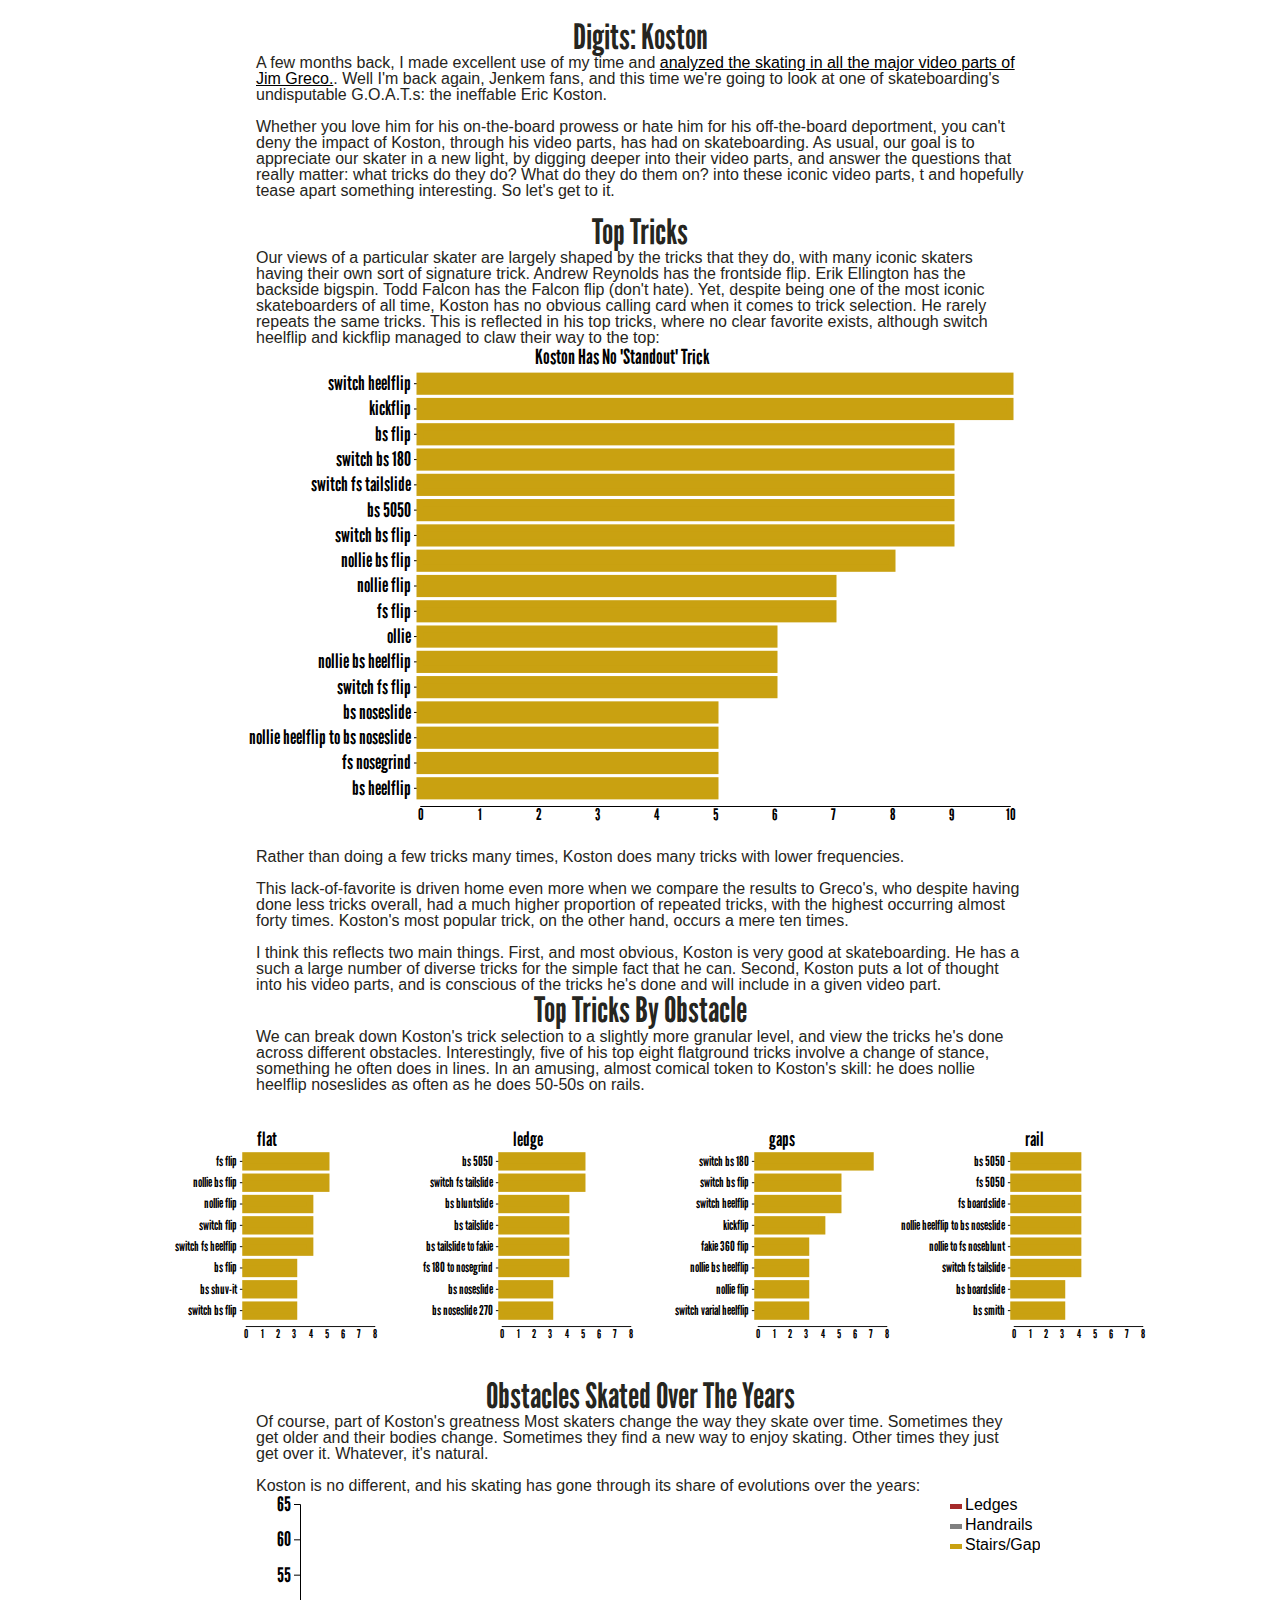
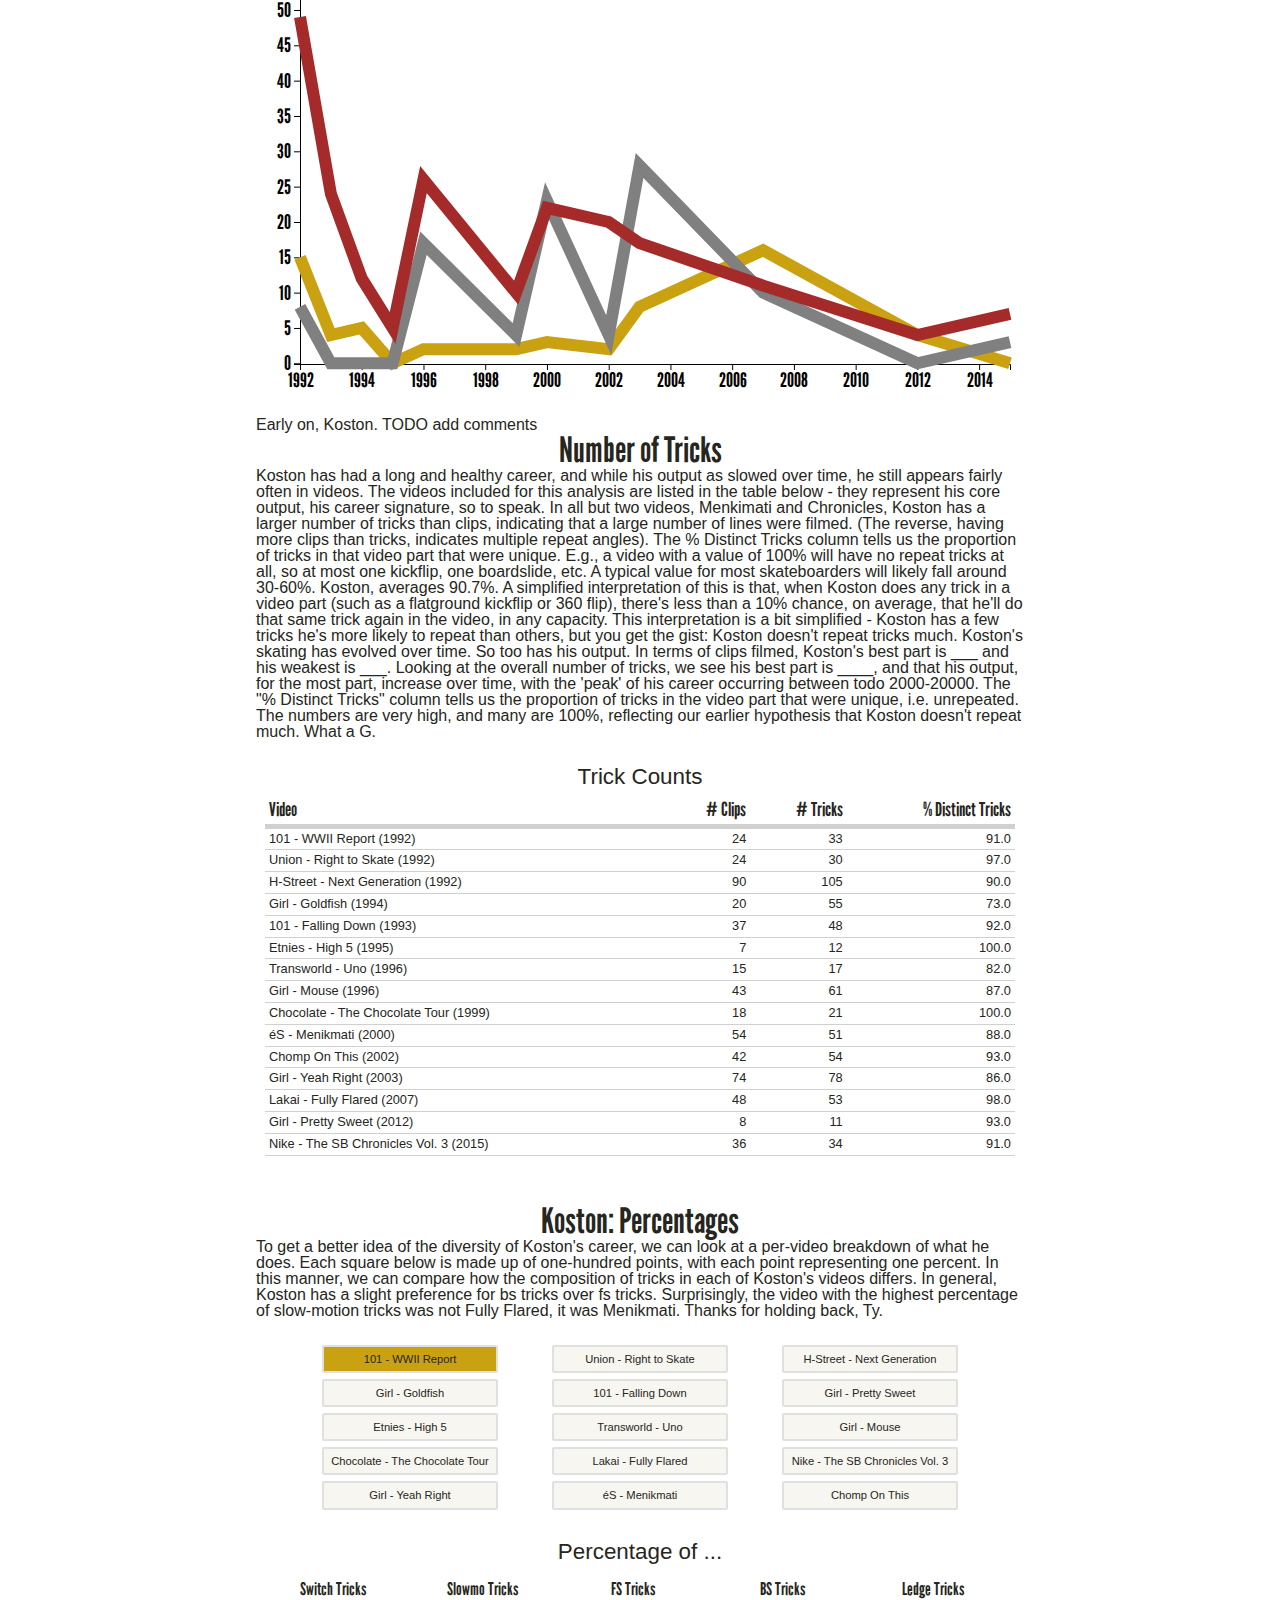
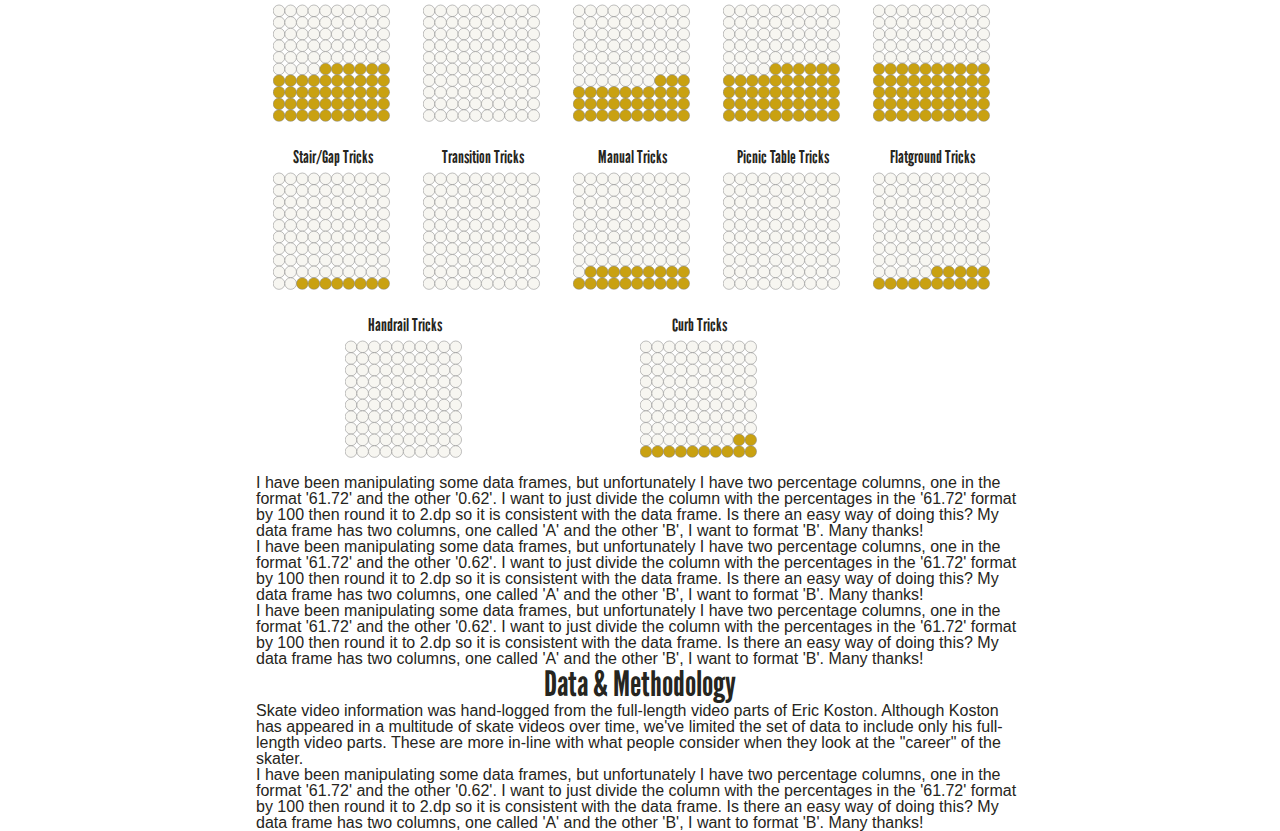
<file: index.html>
<!DOCTYPE html>

<head>
  <meta charset="utf-8">
  <title>Koston: Numbers</title>
  <link rel="stylesheet" href="style/style.css" type="text/css" media="screen" />
</head>


<div id="main-wrapper">

  <h1>Digits: Koston</h1>
  <p>
    A few months back, I made excellent use of my time and <a
      href="http://www.jenkemmag.com/home/2019/07/31/statistical-analysis-every-jim-greco-clip/">analyzed the skating in
      all the major video parts of Jim Greco.</a>. Well I'm back again, Jenkem fans, and this time we're going to look
    at one of skateboarding's undisputable G.O.A.T.s: the ineffable Eric Koston.
    <br><br>
    Whether you love him for his on-the-board prowess or hate him for his off-the-board deportment, you can't deny the
    impact of Koston, through his video parts, has had on skateboarding.
    As usual, our goal is to appreciate our skater in a new light, by digging deeper into their video parts, and answer
    the questions that really matter: what tricks do they do? What do they do them on? into these iconic video parts, t
    and hopefully tease apart something interesting. So let's get to it.
    <br><br>
    <p>

      <h1>Top Tricks</h1>
      <p>
        Our views of a particular skater are largely shaped by the tricks that they do, with many iconic skaters having their own sort of signature trick. Andrew Reynolds has the frontside flip. Erik Ellington has the backside bigspin. Todd Falcon has the Falcon flip (don't hate). Yet, despite being one of the most iconic skateboarders of all time, Koston has no obvious calling card when it comes to trick selection. He rarely repeats the same tricks. This is reflected in his top tricks, where no clear favorite exists, although switch heelflip and kickflip managed to claw their way to the top:
      </p>
      <!-- Create a div where the graph will take place -->
      <div id="my_dataviz"></div>
      <p> 
        Rather than doing a few tricks many times, Koston does many tricks with lower frequencies. 
        <br><br>
        This lack-of-favorite is driven home even more when we compare the results to Greco's, who  despite having done less tricks overall, had a much higher proportion of repeated tricks, with the highest occurring almost forty times. Koston's most popular trick, on the other hand, occurs a mere ten times. 
        <br><br>
        I think this reflects two main things. First, and most obvious, Koston is very good at skateboarding. He has a such a large number of diverse tricks for the simple fact that he can. Second, Koston puts a lot of thought into his video parts, and is conscious of the tricks he's done and will include in a given video part. 
      </p>

      <h1>Top Tricks By Obstacle</h1>
      <p>
        We can break down Koston's trick selection to a <i>slightly</i> more granular level, and view the tricks he's done across different obstacles. Interestingly, five of his top eight flatground tricks involve a change of stance, something he often does in lines. In an amusing, almost comical token to Koston's skill: he does nollie heelflip noseslides as often as he does 50-50s on rails.
      </p>
      <!-- <div id="grid-container">
        <div class="grid-item" id="bar1"></div>
        <div class="grid-item" id="bar2"></div>
        <div class="grid-item" id="bar3"></div>
        <div class="grid-item" id="bar4"></div>
      </div> -->
      <center>
      <div class='some-page-wrapper'>
        <div class='row'>
          <div class='column' id="bar1">
          </div>
          <div class='column' id="bar2">
          </div>
          <div class='column' id="bar3">
          </div>
          <div class='column' id="bar4">
          </div>
        </div>
      </div>
      </center>
      <h1>Obstacles Skated Over The Years</h1>
      <p>
        Of course, part of Koston's greatness 

        Most skaters change the way they skate over time. Sometimes they get older and their bodies change. Sometimes
        they find a new way to enjoy skating. Other times they just get over it. Whatever, it's natural.
        <br><br>
        Koston is no different, and his skating has gone through its share of evolutions over the years:
      </p>

      <div id="obstacles">
        </div>
      </div>
      <p>
        Early on, Koston.
        TODO add comments
      </p>
      <h1>Number of Tricks</h1>
      <p>
        Koston has had a long and healthy career, and while his output as slowed over time, he still appears fairly often in videos. The videos included for this analysis are listed in the table below - they represent his core output, his career signature, so to speak.

        In all but two videos, Menkimati and Chronicles, Koston has a larger number of tricks than clips, indicating that a large number of lines were filmed. (The reverse, having more clips than tricks, indicates multiple repeat angles).

        The <i>% Distinct Tricks</i> column tells us the proportion of tricks in that video part that were unique. E.g., a video with a value of 100% will have no repeat tricks at all, so at most one kickflip, one boardslide, etc. A typical value for most skateboarders will likely fall around 30-60%. Koston, averages 90.7%. A simplified interpretation of this is that, when Koston does <i>any trick</i> in a video part (such as a flatground kickflip or 360 flip), there's less than a 10% chance, on average, that he'll do that same trick again in the video, <i>in any capacity</i>. This interpretation is a bit simplified - Koston has a few tricks he's more likely to repeat than others, but you get the gist: Koston doesn't repeat tricks much.

        Koston's skating has evolved over time. So too has his output. In terms of clips filmed, Koston's best part is
        ___ and his weakest is ___. Looking at the overall number of tricks, we see his best part is ____, and that his
        output, for the most part, increase over time, with the 'peak' of his career occurring between todo 2000-20000.
        The "% Distinct Tricks" column tells us the proportion of tricks in the video part that were unique, i.e.
        unrepeated. The numbers are very high, and many are 100%, reflecting our earlier hypothesis that Koston doesn't
        repeat much. What a G.
      </p>



      <div class="table">
        <h2>Trick Counts</h2>
        <table>
          <tr>
            <th class="left">Video</th>
            <th># Clips</th>
            <th># Tricks</th>
            <th>% Distinct Tricks</th>
          </tr>
          <tr>
            <td class="left">101 - WWII Report (1992)</td>
            <td>24</td>
            <td>33</td>
            <td>91.0</td>
          </tr>
          <tr>
            <td class="left">Union - Right to Skate (1992)</td>
            <td>24</td>
            <td>30</td>
            <td>97.0</td>
          </tr>
          <tr>
            <td class="left">H-Street - Next Generation (1992)</td>
            <td>90</td>
            <td>105</td>
            <td>90.0</td>
          </tr>
          <tr>
            <td class="left">Girl - Goldfish (1994)</td>
            <td>20</td>
            <td>55</td>
            <td>73.0</td>
          </tr>
          <tr>
            <td class="left">101 - Falling Down (1993)</td>
            <td>37</td>
            <td>48</td>
            <td>92.0</td>

          <tr>
            <td class="left">Etnies - High 5 (1995)</td>
            <td>7</td>
            <td>12</td>
            <td>100.0</td>
          </tr>
          <tr>
            <td class="left">Transworld - Uno (1996)</td>
            <td>15</td>
            <td>17</td>
            <td>82.0</td>
          </tr>
          <tr>
            <td class="left">Girl - Mouse (1996)</td>
            <td>43</td>
            <td>61</td>
            <td>87.0</td>
          </tr>
          <tr>
            <td class="left">Chocolate - The Chocolate Tour (1999)</td>
            <td>18</td>
            <td>21</td>
            <td>100.0</td>
          </tr>
          <tr>
            <td class="left">éS - Menikmati (2000)</td>
            <td>54</td>
            <td>51</td>
            <td>88.0</td>
          </tr>
          <tr>
            <td class="left">Chomp On This (2002)</td>
            <td>42</td>
            <td>54</td>
            <td>93.0</td>
          </tr>
          <tr>
            <td class="left">Girl - Yeah Right (2003)</td>
            <td>74</td>
            <td>78</td>
            <td>86.0</td>
          </tr>
          <tr>
            <td class="left">Lakai - Fully Flared (2007)</td>
            <td>48</td>
            <td>53</td>
            <td>98.0</td>
          </tr>
          <tr>
            <td class="left">Girl - Pretty Sweet (2012)</td>
            <td>8</td>
            <td>11</td>
            <td>93.0</td>
          </tr>
          <tr>
            <td class="left">Nike - The SB Chronicles Vol. 3 (2015)</td>
            <td>36</td>
            <td>34</td>
            <td>91.0</td>
          </tr>
        </table>
      </div>


      <h1 class="centered goth">Koston: Percentages</h1>

      <p>
        To get a better idea of the diversity of Koston's career, we can look at a per-video breakdown of what he does. Each square below is made up of one-hundred points, with each point representing one percent. In this manner, we can compare how the composition of tricks in each of Koston's videos differs.
        In general, Koston has a slight preference for bs tricks over fs tricks. Surprisingly, the video with the highest percentage of slow-motion tricks was <i>not</i> Fully Flared, it was Menikmati. Thanks for holding back, Ty.
      </p>
      <!-- <p class="desc centered">Select video part.</p> -->
      <div id="update">

        <div id="percentages" class="centered buttonsBox">
          <!-- <h3 style="text-align: left;">Select video part</h3> -->
          <div class="button current" data-val="101_WWII_Report">101 - WWII Report</div>
          <div class="button" data-val="Union_Right_to_Skate">Union - Right to Skate</div>
          <div class="button" data-val="H_Street_Next_Generation">H-Street - Next Generation</div>
          <div class="button" data-val="Girl_Goldfish">Girl - Goldfish</div>
          <div class="button" data-val="101_Falling_Down">101 - Falling Down</div>
          <div class="button" data-val="Girl_Pretty_Sweet">Girl - Pretty Sweet</div>
          <div class="button" data-val="Etnies_High_5">Etnies - High 5</div>
          <div class="button" data-val="Transworld_Uno">Transworld - Uno</div>
          <div class="button" data-val="Girl_Mouse">Girl - Mouse</div>
          <div class="button" data-val="Chocolate_The_Chocolate_Tour">Chocolate - The Chocolate Tour</div>
          <div class="button" data-val="Lakai_Fully_Flared">Lakai - Fully Flared</div>
          <div class="button" data-val="Nike_The_SB_Chronicles_Vol_3">Nike - The SB Chronicles Vol. 3</div>
          <div class="button" data-val="Girl_Yeah_Right">Girl - Yeah Right</div>
          <div class="button" data-val="eS_Menikmati" style="margin-right:0">éS - Menikmati</div>
          <div class="button" data-val="Chomp_On_This" style="margin-right:0">Chomp On This</div>
          <!-- this is just here to line up the bottom row of buttons: -->
          <div id="spaceFiller"></div>
          <!-- <div class="clr"></div> -->
        </div>
      </div><!-- @end #update -->

      <div class="clr"></div>

      <div class="genericholder">
        <h2>Percentage of ...</h2>
        <div id="charts"></div>
      </div>

      <p>
        I have been manipulating some data frames, but unfortunately I have two percentage columns, one in the format
        '61.72' and the other '0.62'.

        I want to just divide the column with the percentages in the '61.72' format by 100 then round it to 2.dp so it
        is consistent with the data frame.

        Is there an easy way of doing this?

        My data frame has two columns, one called 'A' and the other 'B', I want to format 'B'.

        Many thanks!
      </p>
      <p>
        I have been manipulating some data frames, but unfortunately I have two percentage columns, one in the format
        '61.72' and the other '0.62'.

        I want to just divide the column with the percentages in the '61.72' format by 100 then round it to 2.dp so it
        is consistent with the data frame.

        Is there an easy way of doing this?

        My data frame has two columns, one called 'A' and the other 'B', I want to format 'B'.

        Many thanks!
      </p>
      <p>
        I have been manipulating some data frames, but unfortunately I have two percentage columns, one in the format
        '61.72' and the other '0.62'.

        I want to just divide the column with the percentages in the '61.72' format by 100 then round it to 2.dp so it
        is consistent with the data frame.

        Is there an easy way of doing this?

        My data frame has two columns, one called 'A' and the other 'B', I want to format 'B'.

        Many thanks!
      </p>

      <h1>Data & Methodology</h1>
      <p>
        Skate video information was hand-logged from the full-length video parts of Eric Koston.  

        Although Koston has appeared in a multitude of skate videos over time, we've limited the set of data to include only his full-length video parts. These are more in-line with what people consider when they look at the "career" of the skater.
      </p>
      <p>
        I have been manipulating some data frames, but unfortunately I have two percentage columns, one in the format
        '61.72' and the other '0.62'.

        I want to just divide the column with the percentages in the '61.72' format by 100 then round it to 2.dp so it
        is consistent with the data frame.

        Is there an easy way of doing this?

        My data frame has two columns, one called 'A' and the other 'B', I want to format 'B'.

        Many thanks!
      </p>
</div><!-- @end #main-wrapper -->


<script src="js/d3.v4.min.js"></script>

<script id="grid" type="text/plain">
01 02 03 04 05 06 07 08 09 10
11 12 13 14 15 16 17 18 19 20
21 22 23 24 25 26 27 28 29 30
31 32 33 34 35 36 37 38 39 40
41 42 43 44 45 46 47 48 49 50
51 52 53 54 55 56 57 58 59 60
61 62 63 64 65 66 67 68 69 70
71 72 73 74 75 76 77 78 79 80
81 82 83 84 85 86 87 88 89 90
91 92 93 94 95 96 97 98 99 100
</script>

<script id="field_details">
  var field_details = {
    "perc_switch": { desc: "Switch Tricks", color: "#c9a111" },
    "perc_slowmo": { desc: "Slowmo Tricks", color: "#c9a111" },
    "perc_fs": { desc: "FS Tricks", color: "#c9a111" },
    "perc_bs": { desc: "BS Tricks", color: "#c9a111" },
    "perc_ledge": { desc: "Ledge Tricks", color: "#c9a111" },
    "perc_stair": { desc: "Stair/Gap Tricks", color: "#c9a111" },
    "perc_transition": { desc: "Transition Tricks", color: "#c9a111" },
    "perc_manual": { desc: "Manual Tricks", color: "#c9a111" },
    "perc_picnic": { desc: "Picnic Table Tricks", color: "#c9a111" },
    "perc_flat": { desc: "Flatground Tricks", color: "#c9a111" },
    "perc_handrail": { desc: "Handrail Tricks", color: "#c9a111" },
    "perc_curb": { desc: "Curb Tricks", color: "#c9a111" },
    // "widowed": { desc: "Widowed", color: "#01d99f" },
  };

</script>


<script type="text/javascript" src="js/barplot.js"></script>
<script type="text/javascript" src="js/bar.js"></script>
<script type="text/javascript" src="js/multiLine.js"></script>
<script type="text/javascript" src="js/squarepie.js"></script>
</file>
<file: style/style.css>
/* Fonts */
/*==============*/
@font-face {
	font-family: LeagueGothicRegular;
	src: url("../assets/leaguegothic-regular.otf") format("opentype");
}

@font-face {
	font-family: LeagueGothicRegular;
	font-weight: bold;
	src: url("../assets/leaguegothic-regular.otf") format("opentype");
}


/* #Reset & Basics (Inspired by E. Meyers)
================================================== */
	html, body, div, span, applet, object, iframe, h1, h2, h3, h4, h5, h6, p, blockquote, pre, a, abbr, acronym, address, big, cite, code, del, dfn, em, img, ins, kbd, q, s, samp, small, strike, strong, sub, sup, tt, var, b, u, i, center, dl, dt, dd, ol, ul, li, fieldset, form, label, legend, table, caption, tbody, tfoot, thead, tr, th, td, article, aside, canvas, details, embed, figure, figcaption, footer, header, hgroup, menu, nav, output, ruby, section, summary, time, mark, audio, video {
		margin: 0;
		padding: 0;
		border: 0;
		font-size: 100%;
		font: inherit;
		vertical-align: baseline; }
	article, aside, details, figcaption, figure, footer, header, hgroup, menu, nav, section {
		display: block; }
	body {
		line-height: 1; }
	ol, ul {
		list-style: none; }
	blockquote, q {
		quotes: none; }
	blockquote:before, blockquote:after,
	q:before, q:after {
		content: '';
		content: none; }
	table {
		border-collapse: collapse;
		border-spacing: 0; }


body {
	font-family: Helvetica;
	font-size: 1rem;
	color: #262520;
}

.goth {
font-family: LeagueGothicRegular;
}

a {
	font-style: normal;
	text-decoration: underline;
	color: #000;
}
#main-wrapper {
	max-width: 100%;
	margin: 20px auto;
}

#header {
	margin-bottom: 10px;
}


/* .clr { clear: both; } */
.centered { text-align: center; }
.hidden  { 
	display: none; 
	pointer-events: none;
}
sup { 
	vertical-align: text-top;
	font-size: smaller;
}

/* Text
============================ */

h1 {
	font-size: 2.2rem;
	font-style: uppercase;
	margin: 0 0 6px 0px;
	font-family: LeagueGothicRegular;
	text-align: center;
	max-width: 800px;
	margin: auto;
}
h2 {
	padding-top:10px;
	font-size: 1.4rem;
	text-align: center;
	margin-bottom: .5rem;
}
h3 {
	font-size: 1.1em;
	/*padding: 3px 0px 5px 0;*/
	padding-bottom: 0px;
	font-style: normal;
	margin-bottom: 0px;
	margin-top: 10px;
	font-family: LeagueGothicRegular;
}
p {
	margin-bottom: .5em;
	max-width: 60%;
	display: block;
	margin: auto;
}

.desc {
	font-style: italic;
	font-size: 1em;
	line-height: 1.4em;
}


/* Controls
============================ */

#obstacles, #my_dataviz, #grid-container {
	max-width: 800px;
	margin: auto;
}

#update {
	margin: 20px auto;
	max-width: 800px;
}

.buttons {
	margin: auto;
}

#grid-container {
	/*display: grid;
	grid-template: 1fr 1fr / 1fr 1fr;
	grid-gap: 0px;*/
	/*width: 100%;*/
	display: grid;
  grid-template-columns: repeat(4, 1fr);
  grid-column-gap: 1px;
}
	.grid-item {
		display: block;
		padding: 0px;
		margin: 0px 0px;
	}


#percentages {
	max-width: 690px;
	margin: auto;
	display: flex;
	justify-content: space-around;
	flex-wrap: wrap;
}
	/* #percentages::after {
		content: "";
		margin: auto;
	} */
.button {
	min-width: 15em;
	height: 1.8em; 
	line-height: 1.8em;
	padding: 2px;
	margin-top: 6px;
	cursor: pointer;
	text-align: center;
	font-size: .7rem;
	border: 2px solid #e0e0e0;
	-moz-border-radius: 10px;
	border-radius: 2px;
	background: #f7f6f1;
	font-family: Helvetica;
}
	#spaceFiller {
		width: 218px;
		height: 1px; 
	}
.button:hover {
	background: #e0e0e0;
}
.button.current {
	background: #c9a111;
	color: #262520;
}


/* Chart
============================ */

#totalcnt {
	margin: 20px 0 30px 0;
}
#totalcnt #n {
	font-size: 3.0em;
}
#charts {
	/* position: relative; */
	display: flex;
	flex-wrap: wrap;
	justify-content: space-around;
	margin-top: 20px;
	max-width: 750px;
	margin: auto;
}
	.chartholder h3 {
		height: 1.2em;
		text-align: center;
		width: 89%;
	}


.tick {
	font-family: LeagueGothicRegular;
	font-size: 2em;
}

.y-axis path.domain {
	opacity: 0;
}


/*.tick line {
opacity: 0;
}*/


/*Table*/
/*=================*/
.table {
	max-width: 750px;
	margin: auto;
	overflow-x:auto;
	padding-top: 1rem;
	padding-bottom: 3rem;
}
	table {
		border-collapse: collapse;
		border-spacing: 0;
		width: 100%;
		margin: auto;
		font-size: .8rem;
	}
		th {
			padding: 4px;
			border-bottom: 5px solid #d0d0d0;
			text-align: right;
			font-family: LeagueGothicRegular;
			font-size: 1.2rem;
		}
		td {
			padding: 4px;
			border-bottom: 1px solid #d0d0d0;
			text-align: right;
		}

.left {
	text-align: left;
}

.x-axis {
	font-size: .5rem;
}

/*bar chart multiples*/
.some-page-wrapper {
  display: flex;
  margin: 15px;
  max-width: 80%;
}

.row {
  display: flex;
  flex-direction: row;
  flex-wrap: wrap;
  width: 100%;
}

.column {
  display: flex;
  flex-direction: column;
  flex-basis: 100%;
  flex: 1;
}



/*move felxbox*/
/*.flexbox {
  display: flex;
  flex-direction: column;
  background: #565656;
  padding: 5px;
  align-content: space-between;
  justify-content: space-between;
}

.flexbox>div {
  text-align: center;
  padding: 20px 0;
  margin: 5px;
}

.flexbox>.left {
  background-color: #D30058;
}

.flexbox>.center {
  background-color: #36ABE1;
}

.flexbox>.right {
  background-color: #23B776;
}

@media(min-width:576px) {
  .flexbox {
    flex-flow: row wrap;
  }
  .flexbox>.left {
    order: 1;
    flex: 0.5;
  }
  .flexbox>.right {
    order: 2;
    flex: 0.5;
  }
  .flexbox>.center {
    order: 3;
    width: 100%;
  }
}

@media(min-width:768px) {
  .flexbox {
    flex-flow: row nowrap;
  }
  .flexbox>div {
    width: 33.33% !important;
  }
  .flexbox>.left {
    order: 1;
  }
  .flexbox>.center {
    order: 2;
  }
  .flexbox>.right {
    order: 3;
  }
}*/
</file>
